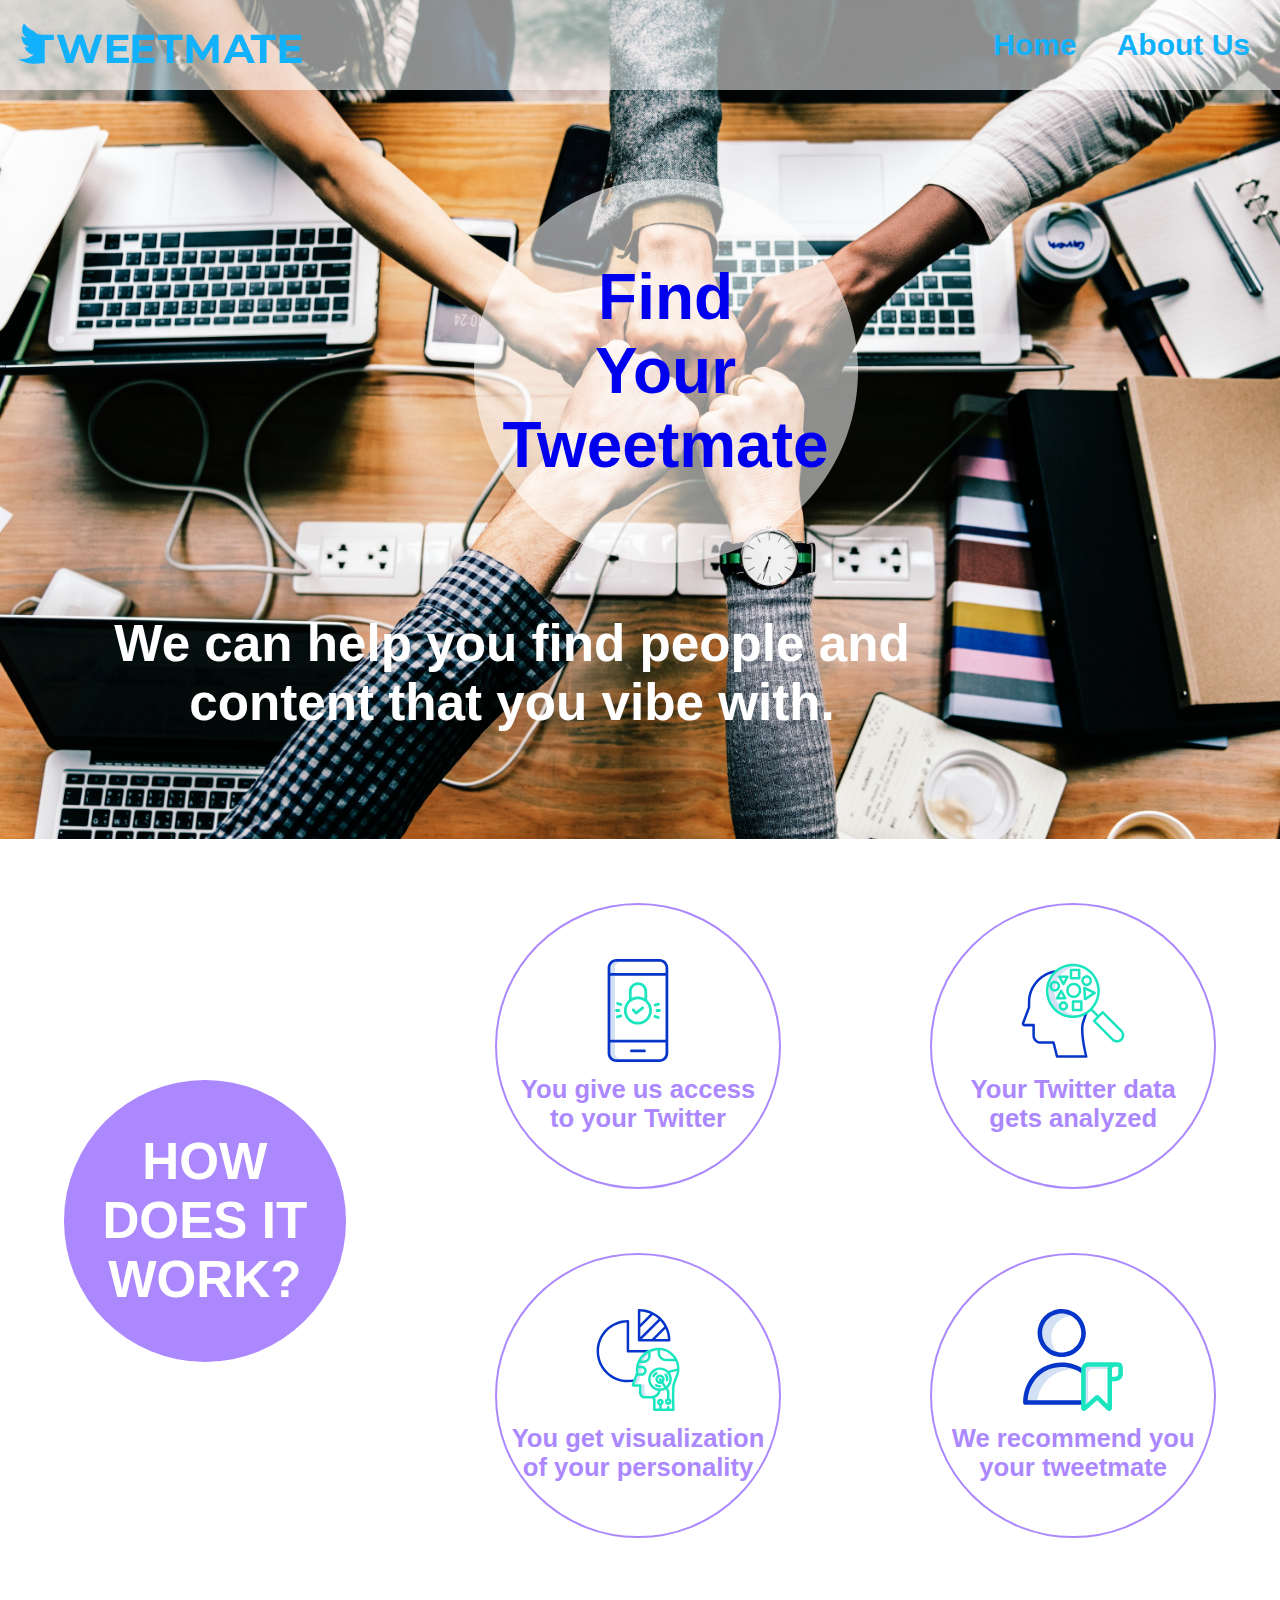
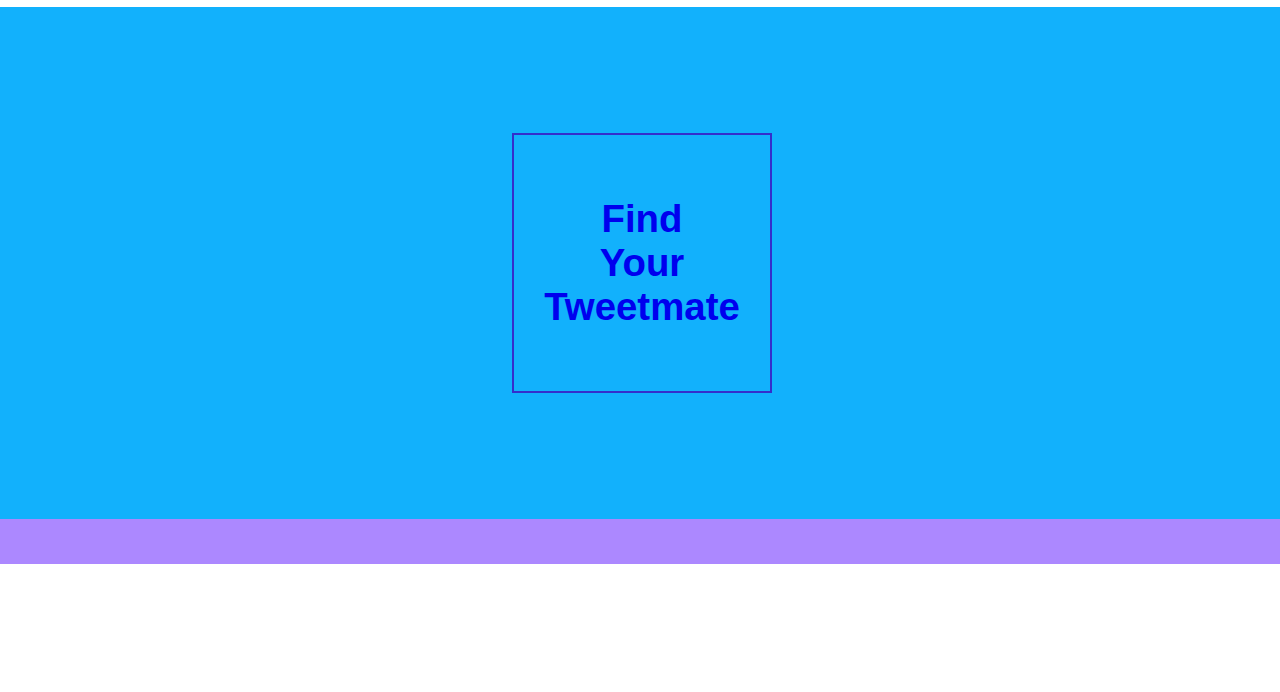
<file: index.html>
<!DOCTYPE html>
<html lang="en">

<head>
    <meta charset="UTF-8">
    <meta name="viewport" content="width=device-width, initial-scale=1.0">
    <meta http-equiv="X-UA-Compatible" content="ie=edge">
    <title>Find Your Tweetmate</title>
    <link rel="stylesheet" href="css/index.css">
</head>

<body>
    <div class="container">
        <div class="screen first">
            <nav>
                <img src="img/logo1.svg">
                <ul>
                    <li><a href="#">Home</a></li>
                    <li><a href="about.html">About Us</a></li>
                </ul>
            </nav>
            <div class="circle">
                <a style="text-decoration: none;" href="https://tweetmate.netlify.com/">
                    <div>
                        <span>Find</span>
                        <span>Your</span>
                        <span>Tweetmate</span>
                    </div>
                </a>
            </div>
            <div class="text">
                We can help you find people and content that you vibe with.
            </div>
            <img src="img/desktop-background.jpg" style="visibility: hidden; width: 100%; height: auto;" />
        </div>
        <div class="screen two">
            <div class="caption">
                <div class="circle2">
                    HOW DOES IT WORK?
                </div>
            </div>
            <div class="row">
                <div class="circle2 white">
                    <img src="img/access.svg" style="height: 40%">
                    <span style="height: 1vw"></span>
                    <span>You give us access to your Twitter</span>
                </div>
                <span style="height: 5vw"></span>
                <div class="circle2 white special">
                    <img src="img/analytics.svg" style="height: 40%">
                    <span style="height: 1vw"></span>
                    <span>You get visualization of your personality</span>
                </div>
            </div>
            <div class="row">
                <div class="circle2 white">
                    <img src="img/data analysed.svg" style="height: 40%">
                    <span style="height: 1vw"></span>
                    <span>Your Twitter data gets analyzed</span>
                </div>
                <span style="height: 5vw"></span>
                <div class="circle2 white special">
                    <img src="img/recommendation.svg" style="height: 40%">
                    <span style="height: 1vw"></span>
                    <span>We recommend you your tweetmate</span>
                </div>
            </div>
            <img src="img/desktop-background.jpg" style="visibility: hidden; width: 100%; height: auto;" />
        </div>
        <div class="screen call-to-action">
            <div class="call">
                <a style="text-decoration: none;" href="https://tweetmate.netlify.com/">
                    <div>
                        <span>Find</span>
                        <span>Your</span>
                        <span>Tweetmate</span>
                    </div>
                </a>
            </div>
            <img src="img/desktop-background.jpg" style="visibility: hidden; width: 100%; height: auto;" />
        </div>
        <footer></footer>
    </div>
</body>

</html>
</file>
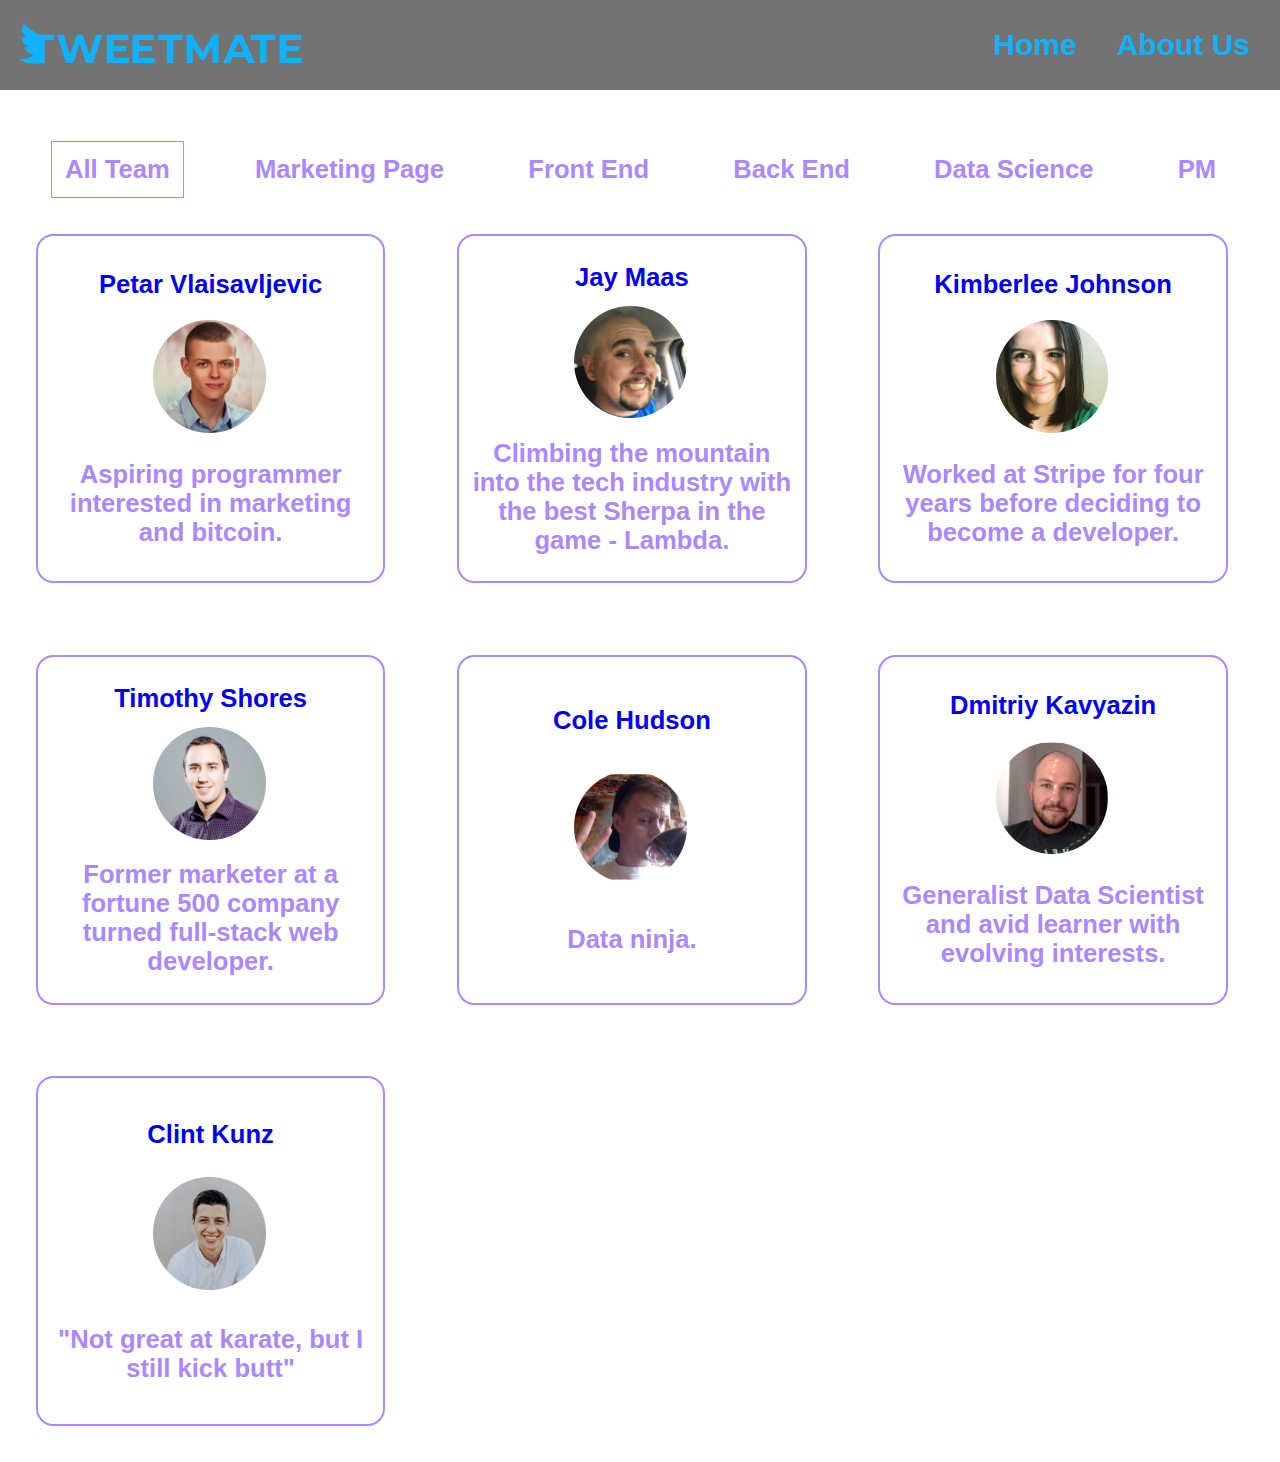
<file: about.html>
<!DOCTYPE html>
<html lang="en">

<head>
    <meta charset="UTF-8">
    <meta name="viewport" content="width=device-width, initial-scale=1.0">
    <meta http-equiv="X-UA-Compatible" content="ie=edge">
    <title>About Us</title>
    <link rel="stylesheet" href="css/index.css">
    <link rel="stylesheet" href="css/about.css">
    <script src="js/about.js" async></script>
</head>

<body>
    <div class="container">
        <nav>
            <img src="img/logo1.svg">
            <ul>
                <li><a href="index.html">Home</a></li>
                <li><a href="about.html">About Us</a></li>
            </ul>
        </nav>
        <div class="tabs">
            <div class="team">
                <div data-tab="all" class="tab active">All Team</div>
                <div data-tab="mktng" class="tab">Marketing Page</div>
                <div data-tab="FE" class="tab">Front End</div>
                <div data-tab="BE" class="tab">Back End</div>
                <div data-tab="data" class="tab">Data Science</div>
                <div data-tab="PM" class="tab">PM</div>
            </div>
        </div>

        <div class="cards">

            <a href="https://github.com/ropeks">
                <div class="card" data-tab="mktng">
                    <div class="name">Petar Vlaisavljevic</div>
                    <div class="img-container">
                        <a href='https://github.com/ropeks'><img src='img/petar.jpg' title=''
                                style="width: 80%; border-radius: 50%" /></a>
                    </div>
                    <span>Aspiring programmer interested in marketing and bitcoin.</span>
                </div>
            </a>

            <a href="https://github.com/jay-maas">
                <div class="card" data-tab="FE">
                    <div class="name">Jay Maas</div>
                    <div class="img-container">
                        <a href='https://github.com/jay-maas'><img src='img/jay.svg' title=''
                            style="width: 80%; border-radius: 50%" /></a>
                    </div>
                    <span>Climbing the mountain into the tech industry with the best Sherpa in the game - Lambda.</span>
                </div>
            </a>

            <a href="https://github.com/kimberleejohnson">
                <div class="card" data-tab="FE">
                    <div class="name">Kimberlee Johnson</div>
                    <div class="img-container">
                        <a href='https://github.com/kimberleejohnson'><img src='img/kimberlee.jpg' title=''
                            style="width: 80%; border-radius: 50%" /></a>
                    </div>
                    <span>Worked at Stripe for four years before deciding to become a developer.</span>
                </div>
            </a>

            <a href="https://github.com/timothyshores">
                <div class="card" data-tab="BE">
                    <div class="name">Timothy Shores</div>
                    <div class="img-container">
                        <a href='https://github.com/timothyshores'><img src='img/tim.jpg' title=''
                            style="width: 80%; border-radius: 50%" /></a>
                    </div>
                    <span>Former marketer at a fortune 500 company turned full-stack web developer.</span>
                </div>
            </a>

            <a href="https://github.com/colejhudson">
                <div class="card" data-tab="data">
                    <div class="name">Cole Hudson</div>
                    <div class="img-container">
                        <a href='https://github.com/colejhudson'><img src='img/cole.svg' title=''
                            style="width: 80%; border-radius: 50%" /></a>
                    </div>
                    <span>Data ninja.</span>
                </div>
            </a>

            <a href="https://github.com/DimaKav">
                <div class="card" data-tab="data">
                    <div class="name">Dmitriy Kavyazin</div>
                    <div class="img-container">
                        <a href='https://github.com/DimaKav'><img src='img/dmitriy.png' title=''
                                style="width: 80%; border-radius: 50%" /></a>
                    </div>
                    <span>Generalist Data Scientist and avid learner with evolving interests.</span>
                </div>
            </a>

            <a href="https://github.com/clintKunz">
                <div class="card" data-tab="PM">
                    <div class="name">Clint Kunz</div>
                    <div class="img-container">
                        <a href='https://github.com/clintKunz'><img src='img/clint.jpeg' title=''
                                style="width: 80%; border-radius: 50%" /></a>
                    </div>
                    <span>"Not great at karate, but I still kick butt"</span>
                </div>
            </a>

        </div>
    </div>
</body>

</html>
</file>
<file: css/about.css>
/* nav */

nav {
    position: relative;
    background: rgb(0, 0, 0, 0.55);
}

nav ul li a {
    color: #12B1FC;
}

/* tabs */

a {
    text-decoration: none;
}

.tabs {
    display: flex;
    flex-direction: column;
    justify-content: space-around;
    height: 12vh;
    width: 100vw;

}

.team {
    display: flex;
    justify-content: space-between;
    padding: 4vw;
    font-size: 2vw;
    font-weight: 700;
    color: #AC88FF;
}

.tab {
    display: flex;
    flex-direction: column;
    justify-content: space-around;
    padding: 1vw;
}

.tab:hover {
    border: 1px solid #AC88FF;
    cursor: pointer;
}

.active {
    border: 1px solid #AC88FF;
}

/* cards */

.cards {
    display: flex;
    flex-direction: space-evenly;
    width: 100vw;
    flex-wrap: wrap;
}

.card {
    padding: 1vw;
    margin: 2.8vw;
    align-items: center;
    display: flex;
    flex-direction: column;
    justify-content: space-evenly;
    font-weight: 600;
    font-size: 2vw;
    width: 25vw;
    height: 25vw;
    color: #AC88FF;
    border: 2px solid #AC88FF;
    border-radius: 5%;
}

.img-container {
    margin-left: 2vw;
    width: 11vw;
    display: flex;
    justify-content: space-around;
}

.card span {
    text-align: center;
    width: 25vw;
}

/* mobile view */

@media(max-width: 500px) {
    nav {
        position: absolute;
    }

    .tabs {
        position: absolute;
        margin-top: 10vh;
    }

    .tab {
        text-align: center;
        font-size: 170%;
    }

    .cards {
        position: absolute;
        margin-top: 19vh;
        margin-left: 6vw;
    }

    .card {
        font-size: 300%;
        width: 80vw;
        height: 80vw;
    }

    .card .img-container {
        width: 40%;
    }

    .card span {
        width: 80vw;
    }
}
</file>
<file: css/index.css>
/* reset */

html, body, div, span, applet, object, iframe,  
h1, h2, h3, h4, h5, h6, p, blockquote, pre,  
a, abbr, acronym, address, big, cite, code,  
del, dfn, em, img, ins, kbd, q, s, samp,  
small, strike, strong, sub, sup, tt, var,  
b, u, i, center,  
dl, dt, dd, ol, ul, li,  
fieldset, form, label, legend,  
table, caption, tbody, tfoot, thead, tr, th, td,  
article, aside, canvas, details, embed,  
figure, figcaption, footer, header, hgroup,  
menu, nav, output, ruby, section, summary,  
time, mark, audio, video {  
margin: 0;  
padding: 0;  
border: 0;  
font-size: 100%;  
font: inherit;  
vertical-align: baseline;  
}

html {
    font-family: "Montserrat", sans-serif;
    font-size: 62.5%;
    overflow-x: hidden;
}

/* main */

.screen {
    width: fit-content;
    background-color: white;
}

/* first screen */

.first {
    background: url('../img/desktop-background.jpg');
    background-size: 100% 100%;
    width: 100%;
    height: fit-content;
    background-repeat: no-repeat;
}

nav {
    text-align: center;
    position: absolute;
    display: flex;
    justify-content: space-between;
    height: 10vh;
    width: 100%;
    background: rgb(255, 255, 255, 0.55);
}

nav img {
    width: 30em;
    padding-left: 1em;
}

nav ul {
    size: 100%;
    list-style: none;
    display: flex;
    justify-content: flex-end;
    align-items: center;
    width: 30em;
    padding-right: 3em;
}

nav ul li:first-of-type {
    padding-right: 4em;
}

nav ul li a {
    font-size: 3em;
    text-decoration: none;
    font-weight: 600;
    color: #12B1FC;
}

 nav ul li a:hover {
    cursor: pointer;
    color: white;
}

.circle {
    position: absolute;
    display: flex;
    flex-direction: column;
    justify-content: space-around;
    font-size: 5vw;
    font-weight: 600;
    border-radius: 50%;
    width: 30vw;
    height: 30vw;
    top: 14vw;
    left: 37vw;
    color: #352ECB;
    background: rgb(255, 255, 255, 0.55);
}

.circle div {
    display: flex;
    flex-direction: column;
    align-items: center;
}

.circle:hover {
    cursor: pointer;
    background: rgb(0, 0, 0, 0.55);
    color: white;
}

.text {
    position: absolute;
    text-align: center;
    font-size: 4vw;
    font-weight: 600;
    width: 70vw;
    top: 48vw;
    left: 5vw;
    color: white;
}

/* second screen */

.two {
    display: flex;
    justify-content: space-between;
    flex-wrap: wrap;
    padding: 5vw;
    height: 50vw;
}

.circle2 {
    display: flex;
    flex-direction: column;
    justify-content: space-around;
    text-align: center;
    font-size: 4vw;
    font-weight: 600;
    border-radius: 50%;
    width: 20vw;
    height: 20vw;
    padding: 1vw;
    color: white;
    background: #AC88FF;
}

.white {
    justify-content: center;
    font-size: 2vw;
    background: white;
    color: #AC88FF;
    border: 2px solid #AC88FF;
}

.caption {
    display: flex;
    flex-direction: column;
    justify-content: space-around;
}

.row {
    display: flex;
    flex-direction: column;
    justify-content: space-between;
}

/* call to action */

.call-to-action {
    display: flex;
    flex-direction: column;
    justify-content: space-around;
    padding-left: 40%;
    background-color: #12B1FC;
    height: 40vw;
}

.call {
    position: absolute;
    display: flex;
    flex-direction: column;
    justify-content: space-around;
    font-size: 3vw;
    font-weight: 600;
    width: 20vw;
    height: 20vw;
    color: #352ECB;
    border: 2px solid;
}

.call div {
    display: flex;
    flex-direction: column;
    align-items: center;
}

.call:hover {
    cursor: pointer;
    background: rgb(0, 0, 0, 0.55);
    color: white;
}

/* footer */

footer {
    width: 100vw;
    height: 5vh;
    background: #AC88FF;
}

/* mobile viev */

@media(max-width: 500px) {
    .container {
        width: 500px;
    }

    .first {
        background: url('../img/mobile-background.jpg');
        height: 677px;
    }

    nav img {
        width: 50%;
    }

    nav ul {
        width: 40%;
        padding-right: 2vw;
    }

    nav ul li {
        font-size: 80%;
    }

    nav ul li:first-of-type {
        padding-right: 3vw;
        padding-left: 1vw;
    }

    .circle {
        font-size: 350%;
        width: 37vh;
        height: 37vh;
        top: 33vh;
        left: 33vh;
    }

    .text {
        font-size: 300%;
        top: 83vh;
        left: 10vw;
    }

    .two {
        justify-content: space-around;
        height: 1330px;
    }

    .row {
        flex-direction: column;
    }

    .circle2 {
        margin: 20px;
        font-size: 450%;
        width: 35vh;
        height: 35vh;
    }

    .white {
        font-size: 200%;
    }

    .special {
        margin-top: 0;
    }

    .call-to-action {
        height: 90vh;
        padding-left: 30%;
    }

    .call {
        width: 35vh ;
        height: 35vh ;
        font-size: 350%;
    }

    footer {
        height: 10vh;
    }
}
</file>
